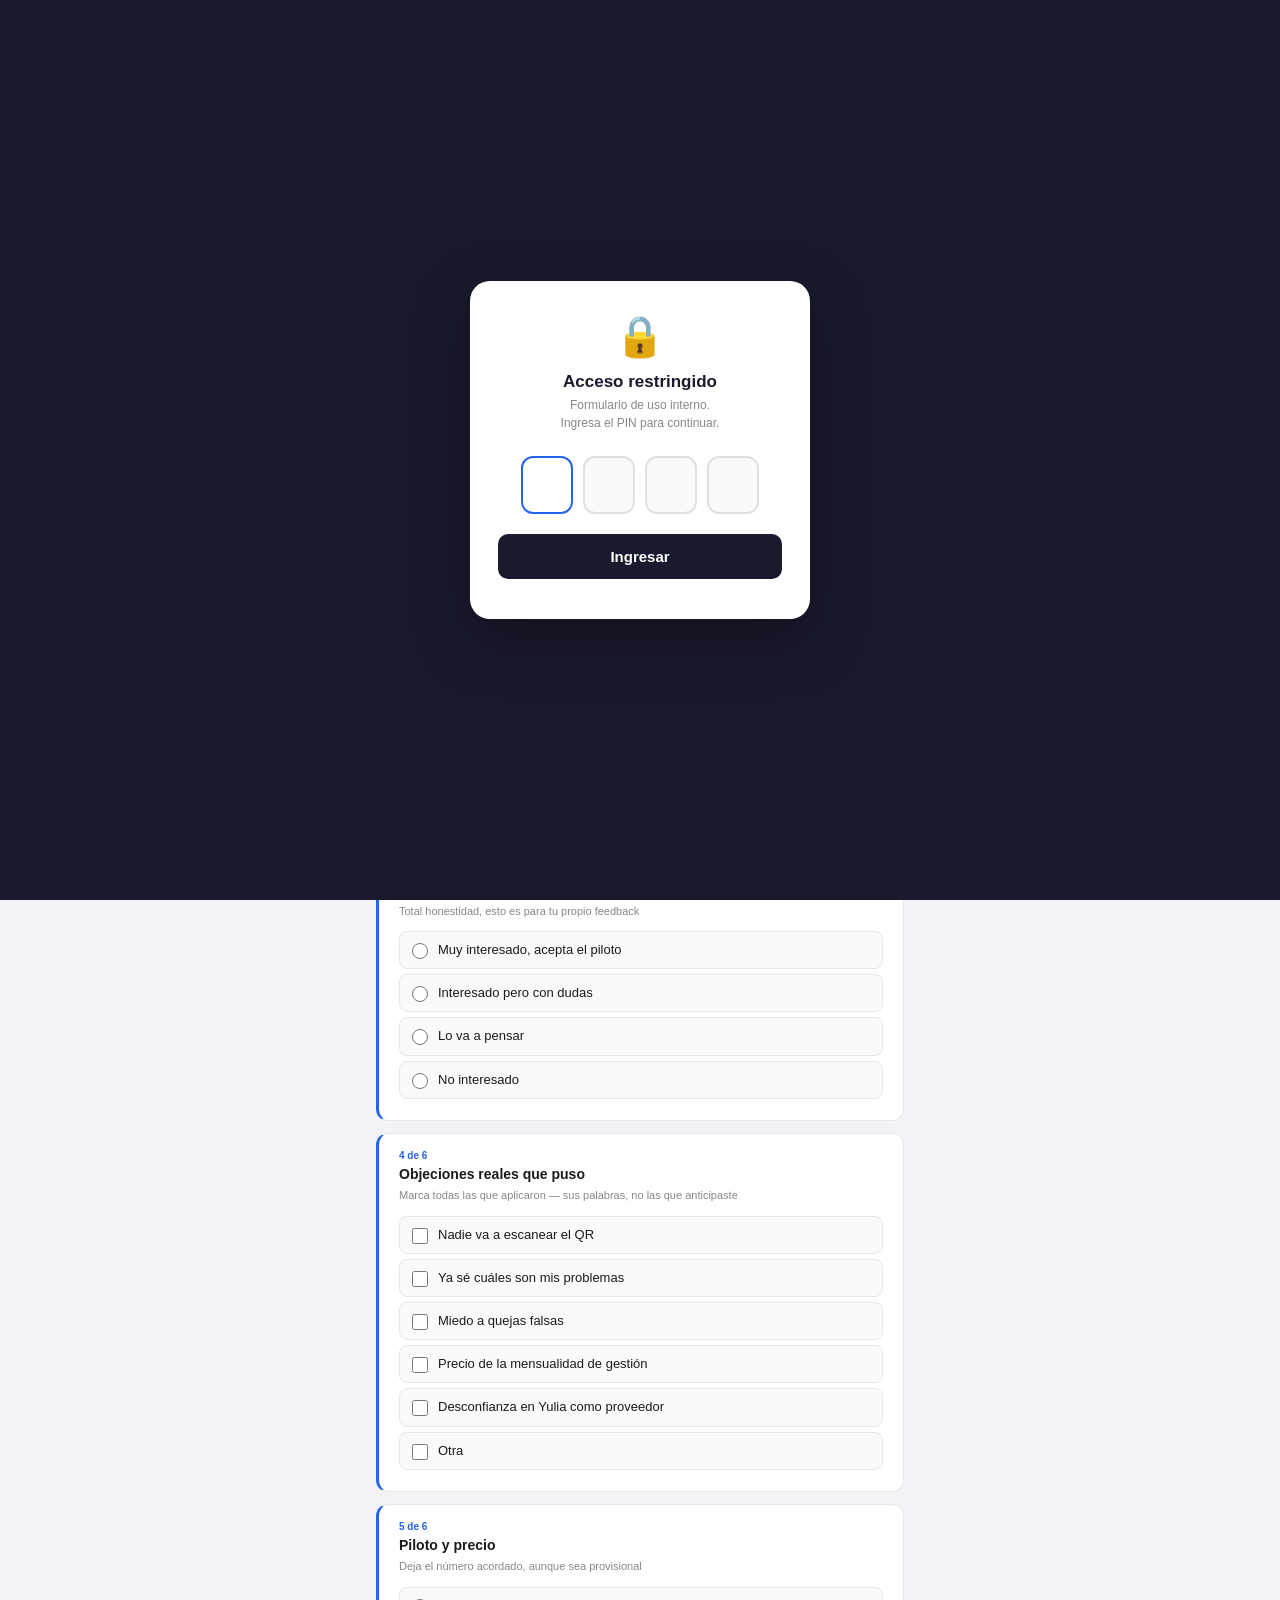
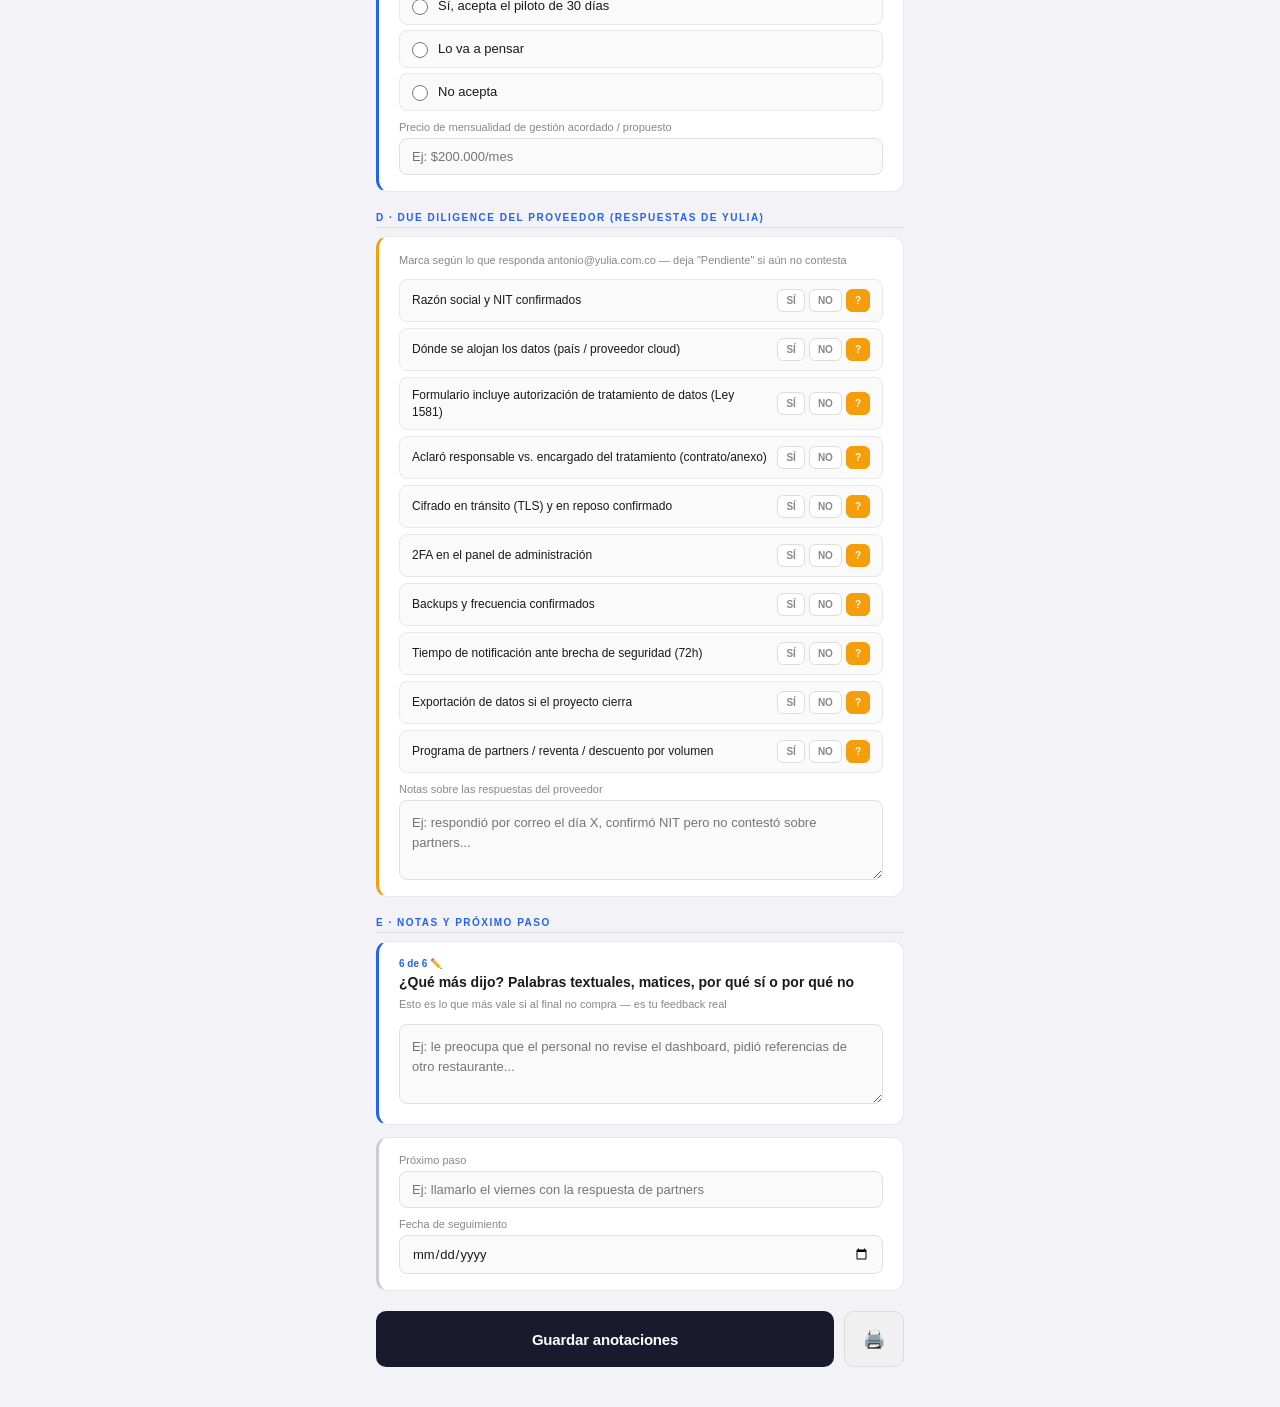
<file: index.html>
<!DOCTYPE html>
<html lang="es">
<head>
  <meta charset="UTF-8">
  <meta name="viewport" content="width=device-width, initial-scale=1.0">
  <title>Anotaciones — Piloto Yulia</title>
  <link rel="icon" type="image/svg+xml" href="assets/logo.svg">
  <link rel="stylesheet" href="assets/style.css">
</head>
<body>

  <!-- ══ PANTALLA DE ACCESO ══ -->
  <div id="pantalla-acceso">
    <div class="acceso-box">
      <div class="acceso-icono">🔒</div>
      <div class="acceso-titulo">Acceso restringido</div>
      <div class="acceso-sub">Formulario de uso interno.<br>Ingresa el PIN para continuar.</div>
      <div class="pin-inputs">
        <input type="password" inputmode="numeric" maxlength="1" id="p0" autocomplete="off">
        <input type="password" inputmode="numeric" maxlength="1" id="p1" autocomplete="off">
        <input type="password" inputmode="numeric" maxlength="1" id="p2" autocomplete="off">
        <input type="password" inputmode="numeric" maxlength="1" id="p3" autocomplete="off">
      </div>
      <button class="btn-acceso" onclick="verificarPin()">Ingresar</button>
      <div class="acceso-error" id="accesoError">PIN incorrecto. Intenta de nuevo.</div>
      <div class="acceso-intentos" id="accesoIntentos"></div>
    </div>
  </div>

<div class="wrap">

  <!-- HEADER -->
  <div class="header">
    <div class="header-top">
      <div>
        <h1>Anotaciones de la reunión</h1>
        <p>Piloto Yulia · Registra qué pasó, aunque no se cierre</p>
      </div>
      <div style="display:flex; flex-direction:column; gap:8px; align-items:flex-end;">
        <button class="btn-historial" onclick="toggleHistorial()" id="btnHistorial">
          <span id="contadorBadge">0</span>
          <span class="historial-label">reuniones</span>
        </button>
        <a href="guion.html" class="btn-guion">📋 Guion</a>
      </div>
    </div>
    <span class="badge">Se guarda aunque el cliente diga que no</span>
  </div>

  <!-- PANEL HISTORIAL -->
  <div class="historial-panel" id="historialPanel" style="display:none">
    <div class="historial-header">
      <span id="historialTitulo">Reuniones registradas</span>
      <button class="historial-close" onclick="toggleHistorial()">✕</button>
    </div>
    <div id="historialLista"></div>
  </div>

  <!-- ALERTA OFFLINE -->
  <div class="offline-badge" id="offlineBadge">Sin conexión — tus respuestas se guardan en el celular</div>

  <!-- BOTÓN SINCRONIZAR -->
  <button class="btn-sync" id="btnSync" onclick="sincronizarPendientes()" style="display:none">⬆ Enviar registros pendientes</button>

  <!-- PROGRESO -->
  <div class="progress-wrap">
    <div class="progress-label"><span>Tu avance</span><span id="progressText">0 de 6</span></div>
    <div class="progress-bar"><div class="progress-fill" id="pbar" style="width:0%"></div></div>
  </div>

  <!-- ══ A. DATOS DE LA REUNIÓN ══ -->
  <div class="section-label">A · Datos de la reunión</div>
  <div class="card" id="c1">
    <div class="q-num">1 de 6</div>
    <div class="q-text">¿Con quién fue la reunión?</div>
    <div class="q-hint">Negocio y nombre del contacto</div>
    <div class="field-group"><label>Nombre del negocio</label><input type="text" id="f_negocio" placeholder="Ej: Restaurante de mi amigo" oninput="updateProgress()"></div>
    <div class="field-group"><label>Nombre del contacto</label><input type="text" id="f_contacto" placeholder="Ej: Camilo" oninput="updateProgress()"></div>
    <div class="field-group"><label>Fecha de la reunión</label><input type="date" id="f_fecha" oninput="updateProgress()"></div>
  </div>

  <!-- ══ B. DIAGNÓSTICO PREVIO ══ -->
  <div class="section-label">B · Diagnóstico previo</div>
  <div class="card" id="c2">
    <div class="q-num">2 de 6</div>
    <div class="q-text">El número que llevaste a la reunión</div>
    <div class="q-hint">Reseñas negativas revisadas y costo estimado calculado</div>
    <div class="field-group"><label>Reseñas de 1-2 estrellas (último mes)</label><input type="text" id="f_resenas" placeholder="Ej: 4" oninput="updateProgress()"></div>
    <div class="field-group"><label>Costo estimado de la mala reseña ($/mes)</label><input type="text" id="f_costo" placeholder="Ej: $600.000/mes" oninput="updateProgress()"></div>
  </div>

  <!-- ══ C. RESULTADO ══ -->
  <div class="section-label">C · Resultado de la reunión</div>

  <div class="card" id="c3">
    <div class="q-num">3 de 6 ⭐</div>
    <div class="q-text">¿Qué tan interesado quedó?</div>
    <div class="q-hint">Total honestidad, esto es para tu propio feedback</div>
    <label class="opt"><input type="radio" name="interes" value="Muy interesado, acepta el piloto" onchange="updateProgress()"><span>Muy interesado, acepta el piloto</span></label>
    <label class="opt"><input type="radio" name="interes" value="Interesado pero con dudas" onchange="updateProgress()"><span>Interesado pero con dudas</span></label>
    <label class="opt"><input type="radio" name="interes" value="Lo va a pensar" onchange="updateProgress()"><span>Lo va a pensar</span></label>
    <label class="opt"><input type="radio" name="interes" value="No interesado" onchange="updateProgress()"><span>No interesado</span></label>
  </div>

  <div class="card" id="c4">
    <div class="q-num">4 de 6</div>
    <div class="q-text">Objeciones reales que puso</div>
    <div class="q-hint">Marca todas las que aplicaron — sus palabras, no las que anticipaste</div>
    <label class="opt"><input type="checkbox" name="objecion" value="Nadie va a escanear el QR" onchange="updateProgress()"><span>Nadie va a escanear el QR</span></label>
    <label class="opt"><input type="checkbox" name="objecion" value="Ya sé cuáles son mis problemas" onchange="updateProgress()"><span>Ya sé cuáles son mis problemas</span></label>
    <label class="opt"><input type="checkbox" name="objecion" value="Miedo a quejas falsas" onchange="updateProgress()"><span>Miedo a quejas falsas</span></label>
    <label class="opt"><input type="checkbox" name="objecion" value="Precio de la mensualidad de gestión" onchange="updateProgress()"><span>Precio de la mensualidad de gestión</span></label>
    <label class="opt"><input type="checkbox" name="objecion" value="Desconfianza en Yulia como proveedor" onchange="updateProgress()"><span>Desconfianza en Yulia como proveedor</span></label>
    <label class="opt"><input type="checkbox" name="objecion" value="Otra" onchange="toggleOtro('otroObjecion', this);updateProgress()"><span>Otra</span></label>
    <input class="otro-input" type="text" id="otroObjecion" placeholder="¿Cuál otra objeción?" oninput="updateProgress()">
  </div>

  <div class="card" id="c5">
    <div class="q-num">5 de 6</div>
    <div class="q-text">Piloto y precio</div>
    <div class="q-hint">Deja el número acordado, aunque sea provisional</div>
    <label class="opt"><input type="radio" name="piloto" value="Sí, acepta el piloto de 30 días" onchange="updateProgress()"><span>Sí, acepta el piloto de 30 días</span></label>
    <label class="opt"><input type="radio" name="piloto" value="Lo va a pensar" onchange="updateProgress()"><span>Lo va a pensar</span></label>
    <label class="opt"><input type="radio" name="piloto" value="No acepta" onchange="updateProgress()"><span>No acepta</span></label>
    <div class="field-group" style="margin-top:10px;"><label>Precio de mensualidad de gestión acordado / propuesto</label><input type="text" id="f_precio" placeholder="Ej: $200.000/mes"></div>
  </div>

  <!-- ══ D. DUE DILIGENCE DEL PROVEEDOR ══ -->
  <div class="section-label">D · Due diligence del proveedor (respuestas de Yulia)</div>
  <div class="card" style="border-left-color:#f59e0b;">
    <div class="q-hint" style="margin-bottom:10px;">Marca según lo que responda antonio@yulia.com.co — deja "Pendiente" si aún no contesta</div>
    <div id="ddContainer"></div>
    <div class="field-group" style="margin-top:10px;"><label>Notas sobre las respuestas del proveedor</label><textarea id="f_dd_notas" placeholder="Ej: respondió por correo el día X, confirmó NIT pero no contestó sobre partners..."></textarea></div>
  </div>

  <!-- ══ E. NOTAS Y PRÓXIMO PASO ══ -->
  <div class="section-label">E · Notas y próximo paso</div>
  <div class="card" id="c6">
    <div class="q-num">6 de 6 ✏️</div>
    <div class="q-text">¿Qué más dijo? Palabras textuales, matices, por qué sí o por qué no</div>
    <div class="q-hint">Esto es lo que más vale si al final no compra — es tu feedback real</div>
    <textarea id="f_notas" placeholder="Ej: le preocupa que el personal no revise el dashboard, pidió referencias de otro restaurante..." onkeyup="updateProgress()"></textarea>
  </div>
  <div class="card" style="border-left-color:#ccc;">
    <div class="field-group"><label>Próximo paso</label><input type="text" id="f_siguiente" placeholder="Ej: llamarlo el viernes con la respuesta de partners"></div>
    <div class="field-group"><label>Fecha de seguimiento</label><input type="date" id="f_fecha_seguimiento"></div>
  </div>

  <!-- BOTONES -->
  <div style="display:flex; gap:10px; margin-top:20px;">
    <button class="btn-save" id="btnGuardar" onclick="guardar()" style="margin-top:0; flex:1;">Guardar anotaciones</button>
    <button class="btn-print-encuesta" onclick="window.print()">🖨️</button>
  </div>

  <!-- MENSAJES DE ESTADO -->
  <div class="status-msg error" id="msgValidacion"></div>
  <div class="status-msg ok" id="msgOk">✅ <strong>Anotaciones guardadas.</strong> Quedaron en tu Google Sheets para revisarlas cuando quieras.</div>
  <div class="status-msg pending" id="msgPending">⏳ <strong>Sin conexión.</strong> Se guardaron en este teléfono y se enviarán solas cuando vuelva el internet.</div>
  <div class="status-msg error" id="msgError">⚠️ <strong>Algo salió mal.</strong> Revisa la conexión e intenta de nuevo. Tus anotaciones no se perdieron.</div>

  <!-- RESUMEN -->
  <div class="summary" id="summary">
    <h3>Resumen de la reunión</h3>
    <div id="summary-content"></div>
    <button class="btn-nueva" onclick="nuevaReunion()">+ Registrar otra reunión</button>
  </div>

</div><!-- /wrap -->

<script src="assets/app.js"></script>
</body>
</html>
</file>
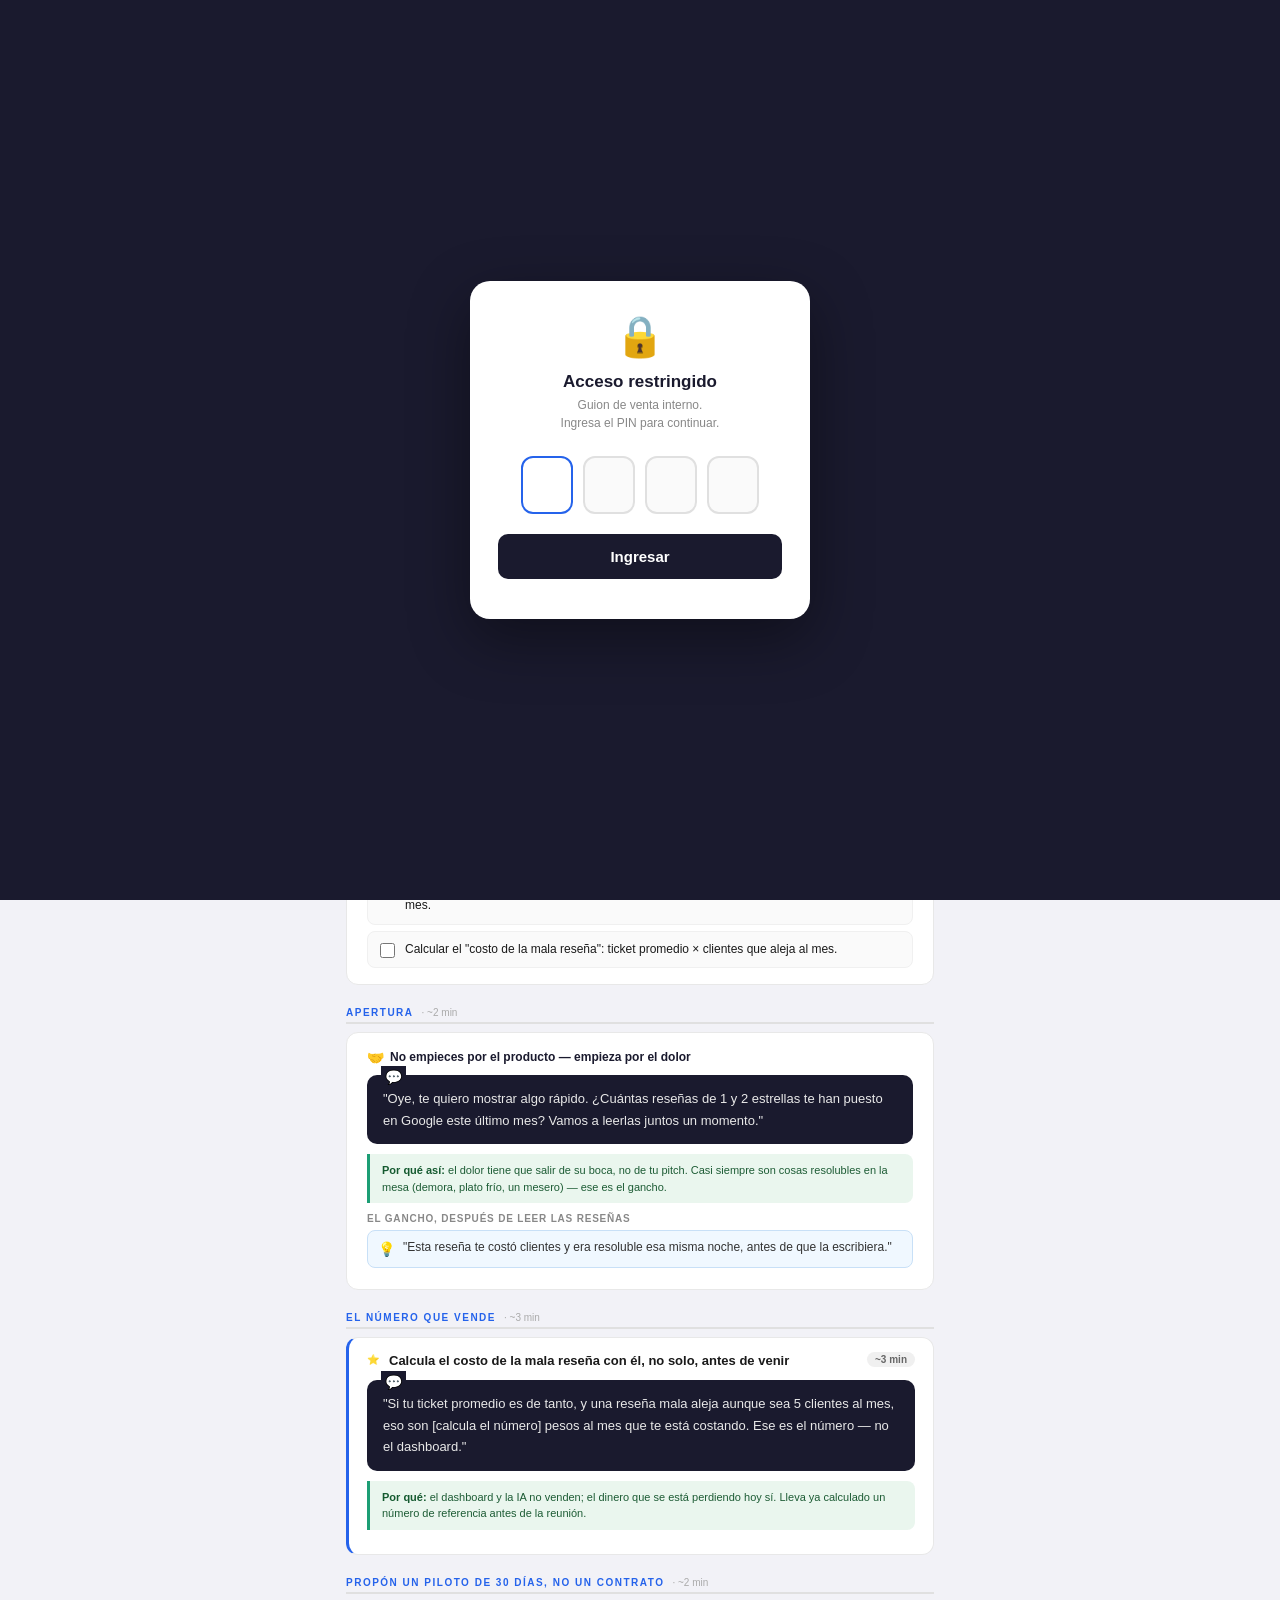
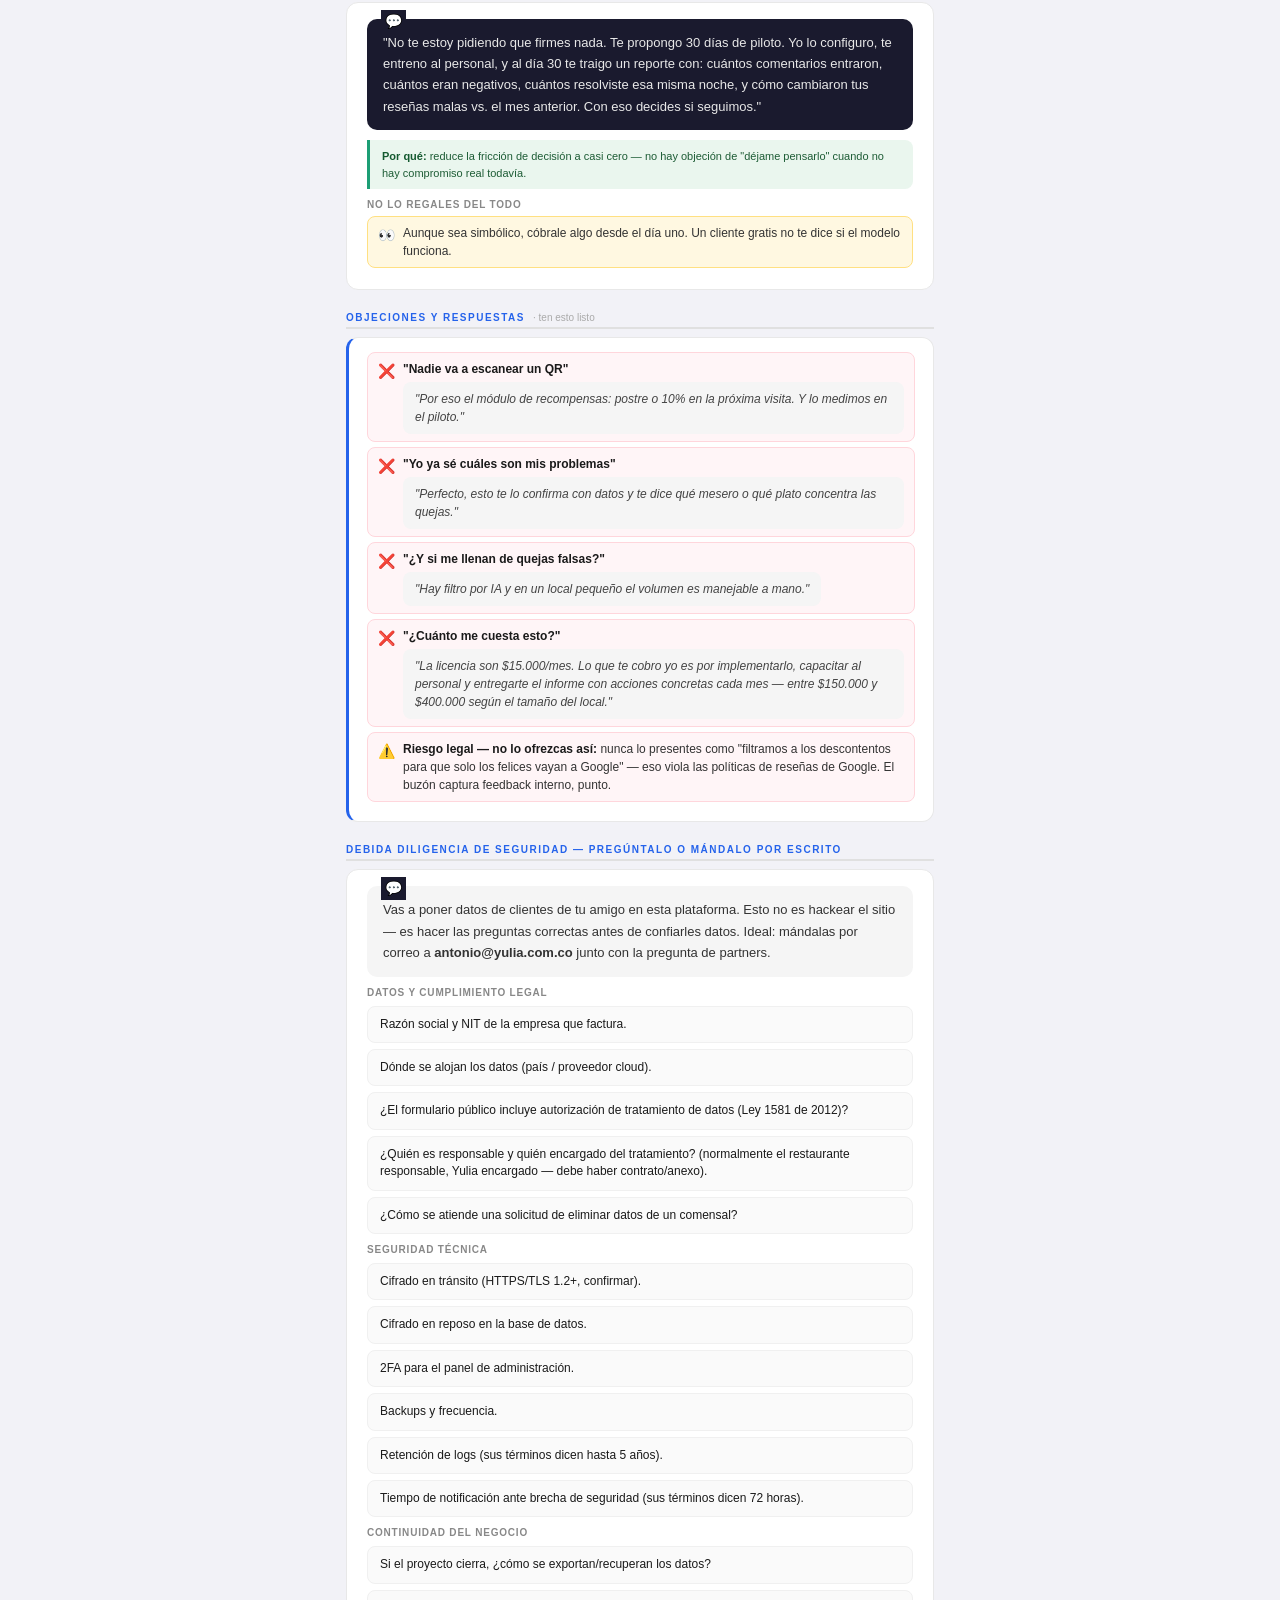
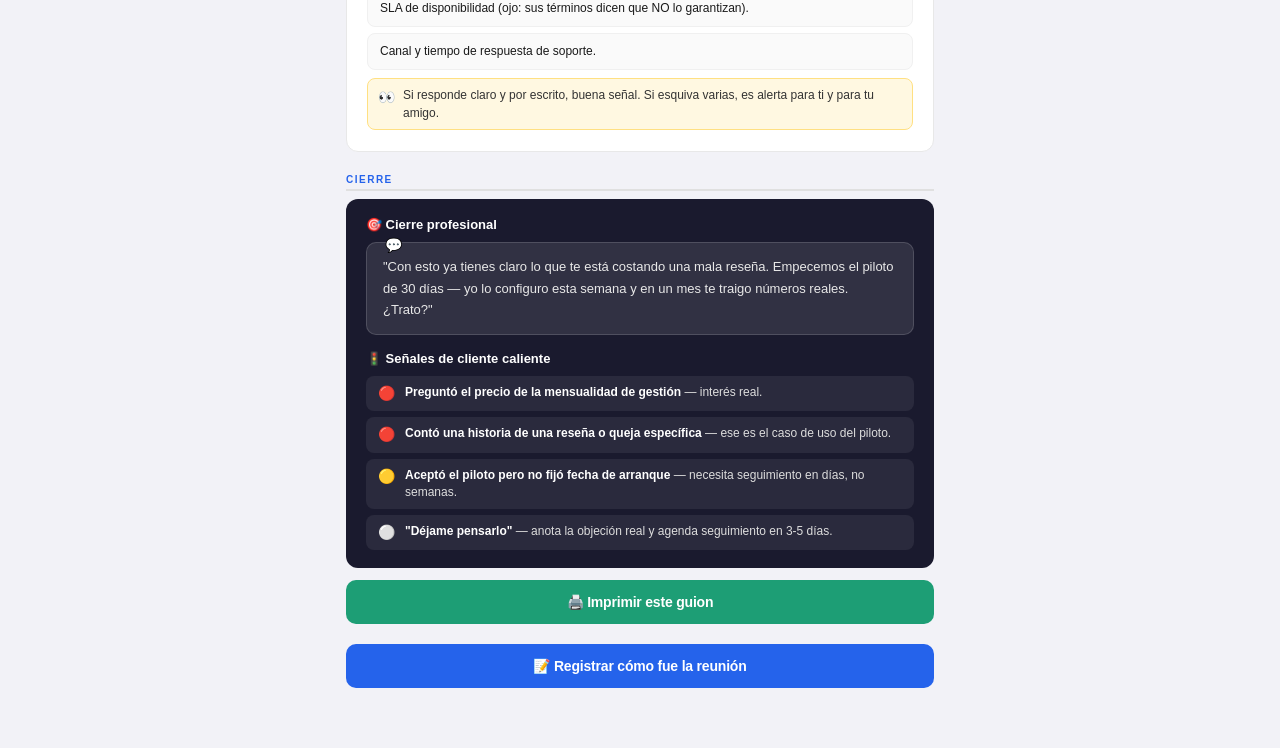
<file: guion.html>
<!DOCTYPE html>
<html lang="es">
<head>
  <meta charset="UTF-8">
  <meta name="viewport" content="width=device-width, initial-scale=1.0">
  <title>Guion de Venta — Piloto Yulia</title>
  <link rel="icon" type="image/svg+xml" href="assets/logo.svg">
  <style>
    * { box-sizing: border-box; margin: 0; padding: 0; }
    body {
      font-family: -apple-system, BlinkMacSystemFont, 'Segoe UI', Roboto, sans-serif;
      background: #f2f2f7;
      color: #1a1a1a;
      min-height: 100vh;
    }
    .wrap { max-width: 620px; margin: 0 auto; padding: 0 16px 60px; }

    /* ── Pantalla de acceso ── */
    #pantalla-acceso {
      position: fixed; inset: 0; background: #1A1A2E;
      display: flex; align-items: center; justify-content: center;
      z-index: 9999; padding: 24px;
    }
    .acceso-box {
      background: #fff; border-radius: 20px; padding: 32px 28px;
      width: 100%; max-width: 340px; text-align: center;
      box-shadow: 0 20px 60px rgba(0,0,0,0.4);
    }
    .acceso-icono { font-size: 40px; margin-bottom: 12px; }
    .acceso-titulo { font-size: 17px; font-weight: 700; color: #1A1A2E; margin-bottom: 4px; }
    .acceso-sub { font-size: 12px; color: #888; margin-bottom: 24px; line-height: 1.5; }
    .pin-inputs { display: flex; gap: 10px; justify-content: center; margin-bottom: 20px; }
    .pin-inputs input {
      width: 52px; height: 58px; text-align: center; font-size: 24px; font-weight: 700;
      border: 2px solid #e0e0e0; border-radius: 12px; color: #1A1A2E; background: #fafafa;
      outline: none; transition: border-color 0.15s; -webkit-text-security: disc;
    }
    .pin-inputs input:focus { border-color: #2563EB; background: #fff; }
    .pin-inputs input.error { border-color: #E94560; background: #fff5f7; animation: shake 0.3s; }
    @keyframes shake { 0%,100% { transform: translateX(0); } 25% { transform: translateX(-4px); } 75% { transform: translateX(4px); } }
    .btn-acceso {
      width: 100%; background: #1A1A2E; color: white; border: none; border-radius: 10px;
      padding: 14px; font-size: 15px; font-weight: 600; cursor: pointer; transition: background 0.2s;
    }
    .btn-acceso:hover { background: #2563EB; }
    .acceso-error { display: none; margin-top: 12px; font-size: 12px; color: #E94560; font-weight: 600; }
    .acceso-intentos { margin-top: 8px; font-size: 11px; color: #bbb; }

    /* ── Header ── */
    .header { background: #1A1A2E; color: white; border-radius: 16px; padding: 20px 24px; margin: 16px 0 6px; }
    .header-row { display: flex; align-items: center; justify-content: space-between; gap: 12px; }
    .header h1 { font-size: 17px; font-weight: 700; letter-spacing: -0.3px; }
    .header p  { font-size: 11px; color: #aaa; margin-top: 4px; line-height: 1.5; }
    .badge-pill {
      display: inline-block; background: #2563EB; color: white; font-size: 10px; font-weight: 600;
      padding: 3px 10px; border-radius: 20px; margin-top: 8px; letter-spacing: 0.3px;
    }
    .btn-back {
      background: rgba(255,255,255,0.1); border: 1px solid rgba(255,255,255,0.2); color: white;
      border-radius: 8px; padding: 8px 14px; font-size: 12px; font-weight: 600; cursor: pointer;
      text-decoration: none; white-space: nowrap; flex-shrink: 0; transition: background 0.2s;
    }
    .btn-back:hover { background: rgba(255,255,255,0.18); }

    .uso-rapido {
      background: #fff8e1; border: 1px solid #ffe082; border-radius: 10px; padding: 12px 16px;
      margin: 12px 0; font-size: 12px; color: #7a5800; line-height: 1.6;
    }
    .uso-rapido strong { color: #5c4200; }

    .section-label {
      font-size: 10px; font-weight: 700; color: #2563EB; letter-spacing: 1.5px; text-transform: uppercase;
      margin: 22px 0 8px; padding-bottom: 4px; border-bottom: 2px solid #e0e0e0;
      display: flex; align-items: center; gap: 8px;
    }
    .section-time { font-size: 10px; color: #aaa; font-weight: 400; letter-spacing: 0; text-transform: none; }

    .bloque { background: #fff; border: 1px solid #e8e8e8; border-radius: 12px; padding: 16px 20px; margin-bottom: 10px; }
    .bloque-title { font-size: 12px; font-weight: 700; color: #1A1A2E; margin-bottom: 10px; display: flex; align-items: center; gap: 6px; }
    .bloque-title .icon { font-size: 14px; }

    .script-box {
      background: #1A1A2E; color: #e8e8e8; border-radius: 10px; padding: 13px 16px;
      font-size: 13px; line-height: 1.65; margin-bottom: 10px; position: relative;
    }
    .script-box::before {
      content: '💬'; position: absolute; top: -9px; left: 14px; font-size: 14px;
      background: #1A1A2E; padding: 0 4px;
    }
    .script-box em { color: #E94560; font-style: normal; font-weight: 600; }

    .pregunta-card { background: #fff; border: 1px solid #e8e8e8; border-left: 3px solid #2563EB; border-radius: 12px; padding: 14px 18px; margin-bottom: 12px; }
    .pregunta-header { display: flex; align-items: flex-start; justify-content: space-between; gap: 10px; margin-bottom: 10px; }
    .pregunta-num { font-size: 10px; font-weight: 700; color: #2563EB; white-space: nowrap; margin-top: 2px; }
    .pregunta-titulo { font-size: 13px; font-weight: 700; color: #1a1a1a; line-height: 1.4; flex: 1; }
    .tiempo-badge { background: #f0f0f0; color: #666; font-size: 10px; font-weight: 600; padding: 2px 8px; border-radius: 20px; white-space: nowrap; flex-shrink: 0; }

    .por-que {
      background: #eaf6ee; border-left: 3px solid #1D9E75; border-radius: 0 8px 8px 0;
      padding: 8px 12px; font-size: 11px; color: #1D5C35; line-height: 1.5; margin-bottom: 10px;
    }
    .por-que strong { color: #155a30; }

    .tips-title { font-size: 10px; font-weight: 700; color: #888; letter-spacing: 0.8px; text-transform: uppercase; margin-bottom: 6px; }
    .tip-item { display: flex; gap: 8px; padding: 7px 10px; border-radius: 8px; background: #fafafa; border: 1px solid #f0f0f0; margin-bottom: 5px; font-size: 12px; line-height: 1.5; }
    .tip-item.objecion { background: #fff5f7; border-color: #ffd6dc; }
    .tip-item.objecion .tip-icon { color: #E94560; }
    .tip-item.argumento { background: #f0f8ff; border-color: #c8e0f7; }
    .tip-item.argumento .tip-icon { color: #1a6fcf; }
    .tip-item.ojo { background: #fff8e1; border-color: #ffe082; }
    .tip-item.ojo .tip-icon { color: #7a5800; }
    .tip-item.alerta { background: #fff5f7; border-color: #ffd6dc; }
    .tip-item.alerta .tip-icon { color: #E94560; }
    .tip-icon { font-size: 14px; flex-shrink: 0; margin-top: 1px; }
    .tip-text { color: #333; }
    .tip-text strong { color: #1a1a1a; }

    .respuesta-modelo { background: #f5f5f5; border-radius: 8px; padding: 8px 12px; font-size: 12px; color: #444; line-height: 1.5; margin-top: 4px; font-style: italic; }

    .divider { border: none; border-top: 1px dashed #e0e0e0; margin: 10px 0; }

    .checklist { display: flex; flex-direction: column; gap: 6px; margin-top: 8px; }
    .checklist-item {
      display: flex; gap: 10px; align-items: flex-start; background: #fafafa; border: 1px solid #f0f0f0;
      border-radius: 8px; padding: 9px 12px; font-size: 12px; line-height: 1.45;
    }
    .checklist-item input[type=checkbox] { margin-top: 2px; accent-color: #1D9E75; width: 15px; height: 15px; flex-shrink: 0; }

    .precio-tabla { width: 100%; border-collapse: collapse; font-size: 12px; margin-top: 8px; }
    .precio-tabla th, .precio-tabla td { text-align: left; padding: 6px 8px; border-bottom: 1px solid #eee; }
    .precio-tabla th { color: #888; font-weight: 600; font-size: 10px; text-transform: uppercase; letter-spacing: .5px; }

    .cierre-card { background: #1A1A2E; color: white; border-radius: 12px; padding: 18px 20px; margin-top: 6px; }
    .cierre-card h3 { font-size: 13px; font-weight: 700; margin-bottom: 10px; color: #fff; }
    .cierre-card .script-box { background: rgba(255,255,255,0.1); border: 1px solid rgba(255,255,255,0.15); }
    .cierre-card .script-box::before { background: transparent; }

    .senal-grid { display: flex; flex-direction: column; gap: 6px; margin-top: 8px; }
    .senal-item { display: flex; gap: 10px; align-items: flex-start; background: rgba(255,255,255,0.07); border-radius: 8px; padding: 8px 12px; font-size: 12px; line-height: 1.4; }
    .senal-item .senal-icon { font-size: 14px; flex-shrink: 0; }
    .senal-item .senal-text { color: #ddd; }
    .senal-item .senal-text strong { color: #fff; }

    .btn-print, .btn-anotar {
      display: block; width: 100%; color: white; border: none; border-radius: 10px;
      padding: 14px; font-size: 14px; font-weight: 600; cursor: pointer; margin-top: 12px;
      transition: background 0.2s; letter-spacing: -0.2px; text-align: center; text-decoration: none;
    }
    .btn-print { background: #1D9E75; }
    .btn-print:hover { background: #178060; }
    .btn-anotar { background: #2563EB; margin-top: 20px; }
    .btn-anotar:hover { background: #1d4ed8; }

    @media print {
      body { background: white; }
      .btn-print, .btn-anotar, .btn-back { display: none; }
      .wrap { max-width: 100%; padding: 0 10px; }
      .script-box { background: #222; -webkit-print-color-adjust: exact; print-color-adjust: exact; }
    }
    @media (max-width: 400px) { .pregunta-header { flex-direction: column; gap: 4px; } }
  </style>
</head>
<body>
<div class="wrap">

  <!-- ══ PANTALLA DE ACCESO ══ -->
  <div id="pantalla-acceso">
    <div class="acceso-box">
      <div class="acceso-icono">🔒</div>
      <div class="acceso-titulo">Acceso restringido</div>
      <div class="acceso-sub">Guion de venta interno.<br>Ingresa el PIN para continuar.</div>
      <div class="pin-inputs">
        <input type="password" inputmode="numeric" maxlength="1" id="p0" autocomplete="off">
        <input type="password" inputmode="numeric" maxlength="1" id="p1" autocomplete="off">
        <input type="password" inputmode="numeric" maxlength="1" id="p2" autocomplete="off">
        <input type="password" inputmode="numeric" maxlength="1" id="p3" autocomplete="off">
      </div>
      <button class="btn-acceso" onclick="verificarPin()">Ingresar</button>
      <div class="acceso-error" id="accesoError">PIN incorrecto. Intenta de nuevo.</div>
      <div class="acceso-intentos" id="accesoIntentos"></div>
    </div>
  </div>

  <!-- HEADER -->
  <div class="header">
    <div class="header-row">
      <div>
        <h1>Guion de Venta — Piloto Yulia</h1>
        <p>Feedback QR para restaurantes · Uso exclusivo tuyo</p>
        <span class="badge-pill">~15 minutos · reunión con el amigo</span>
      </div>
      <a href="index.html" class="btn-back">📝 Anotar</a>
    </div>
  </div>

  <div class="uso-rapido">
    <strong>Cómo usar este guion:</strong> Léelo antes de la reunión, no en vivo.
    Los bloques negros son frases que puedes decir casi textuales. Los verdes explican
    el porqué. Los rojos son objeciones típicas con su respuesta. <strong>No vendas el software —
    vende el resultado (el piloto).</strong> Después de la reunión, registra lo que pasó en
    <a href="index.html" style="color:#2563EB;">la página de anotaciones</a>.
  </div>

  <!-- ══ CONTEXTO ══ -->
  <div class="section-label">Contexto rápido · Qué es Yulia</div>
  <div class="bloque">
    <div class="bloque-title"><span class="icon">ℹ️</span> El producto que vas a operar</div>
    <div class="script-box" style="background:#f5f5f5; color:#333;">
      Yulia (yulia.com.co) es un SaaS colombiano de gestión de PQRS/feedback: el cliente escanea un
      <em style="color:#2563EB;">QR</em> en la mesa, deja su queja o comentario, una IA lo clasifica por sentimiento
      y el negocio lo ve en un dashboard con seguimiento y notificaciones. Hay módulo de recompensas
      (cupones) para incentivar respuestas. El pitch central: interceptar la queja
      <strong>antes</strong> de que se convierta en una reseña de 1 estrella en Google.
    </div>
    <table class="precio-tabla">
      <tr><th>Plan</th><th>Precio</th><th>Incluye</th></tr>
      <tr><td>FREE</td><td>Gratis</td><td>1 sede, 1 buzón, 50 observaciones</td></tr>
      <tr><td>STARTER</td><td>$15.000/mes</td><td>5 sedes, 10 buzones, 500 observaciones</td></tr>
      <tr><td>PRO</td><td>$59.000/mes</td><td>Ilimitado, 20 usuarios, 2.600 observaciones</td></tr>
    </table>
    <div class="tip-item alerta" style="margin-top:10px;">
      <span class="tip-icon">🚩</span>
      <div class="tip-text"><strong>Recuerda:</strong> sin tracción visible, footer con rastro de rebranding
      (buzonai.com), sin NIT publicado, sin programa de partners confirmado. No repitas cifras del sitio
      ("99% de precisión") — no están verificadas.</div>
    </div>
  </div>

  <!-- ══ ANTES DE LA REUNIÓN ══ -->
  <div class="section-label">Antes de reunirte — checklist</div>
  <div class="bloque">
    <div class="checklist">
      <label class="checklist-item"><input type="checkbox"><span>Crear cuenta gratis en Yulia y montar un buzón de prueba en tu celular (demo lista, sin depender del wifi del local).</span></label>
      <label class="checklist-item"><input type="checkbox"><span>Escribir a <strong>antonio@yulia.com.co</strong> preguntando por esquema de partners/reventa/descuento por volumen — esto define tu economía.</span></label>
      <label class="checklist-item"><input type="checkbox"><span>Sacar capturas de las reseñas de 1-2 estrellas del restaurante en Google Maps del último mes.</span></label>
      <label class="checklist-item"><input type="checkbox"><span>Calcular el "costo de la mala reseña": ticket promedio × clientes que aleja al mes.</span></label>
    </div>
  </div>

  <!-- ══ APERTURA ══ -->
  <div class="section-label">Apertura <span class="section-time">· ~2 min</span></div>
  <div class="bloque">
    <div class="bloque-title"><span class="icon">🤝</span> No empieces por el producto — empieza por el dolor</div>
    <div class="script-box">
      "Oye, te quiero mostrar algo rápido. ¿Cuántas reseñas de 1 y 2 estrellas te han puesto
      en Google este último mes? Vamos a leerlas juntos un momento."
    </div>
    <div class="por-que"><strong>Por qué así:</strong> el dolor tiene que salir de su boca, no de tu pitch.
      Casi siempre son cosas resolubles en la mesa (demora, plato frío, un mesero) — ese es el gancho.</div>
    <div class="tips-title">El gancho, después de leer las reseñas</div>
    <div class="tip-item argumento">
      <span class="tip-icon">💡</span>
      <div class="tip-text">"Esta reseña te costó clientes y era resoluble esa misma noche, antes de que la escribiera."</div>
    </div>
  </div>

  <!-- ══ EL COSTO ══ -->
  <div class="section-label">El número que vende <span class="section-time">· ~3 min</span></div>
  <div class="pregunta-card">
    <div class="pregunta-header">
      <span class="pregunta-num">⭐</span>
      <div class="pregunta-titulo">Calcula el costo de la mala reseña con él, no solo, antes de venir</div>
      <span class="tiempo-badge">~3 min</span>
    </div>
    <div class="script-box">
      "Si tu ticket promedio es de tanto, y una reseña mala aleja aunque sea 5 clientes al mes,
      eso son [calcula el número] pesos al mes que te está costando. Ese es el número — no el dashboard."
    </div>
    <div class="por-que"><strong>Por qué:</strong> el dashboard y la IA no venden; el dinero que se está
      perdiendo hoy sí. Lleva ya calculado un número de referencia antes de la reunión.</div>
  </div>

  <!-- ══ EL PILOTO ══ -->
  <div class="section-label">Propón un piloto de 30 días, no un contrato <span class="section-time">· ~2 min</span></div>
  <div class="bloque">
    <div class="script-box">
      "No te estoy pidiendo que firmes nada. Te propongo 30 días de piloto. Yo lo configuro,
      te entreno al personal, y al día 30 te traigo un reporte con: cuántos comentarios entraron,
      cuántos eran negativos, cuántos resolviste esa misma noche, y cómo cambiaron tus reseñas malas
      vs. el mes anterior. Con eso decides si seguimos."
    </div>
    <div class="por-que"><strong>Por qué:</strong> reduce la fricción de decisión a casi cero — no hay
      objeción de "déjame pensarlo" cuando no hay compromiso real todavía.</div>
    <div class="tips-title">No lo regales del todo</div>
    <div class="tip-item ojo">
      <span class="tip-icon">👀</span>
      <div class="tip-text">Aunque sea simbólico, cóbrale algo desde el día uno. Un cliente gratis no te dice si el modelo funciona.</div>
    </div>
  </div>

  <!-- ══ OBJECIONES ══ -->
  <div class="section-label">Objeciones y respuestas <span class="section-time">· ten esto listo</span></div>
  <div class="pregunta-card">
    <div class="tip-item objecion">
      <span class="tip-icon">❌</span>
      <div class="tip-text"><strong>"Nadie va a escanear un QR"</strong>
        <div class="respuesta-modelo">"Por eso el módulo de recompensas: postre o 10% en la próxima visita. Y lo medimos en el piloto."</div>
      </div>
    </div>
    <div class="tip-item objecion">
      <span class="tip-icon">❌</span>
      <div class="tip-text"><strong>"Yo ya sé cuáles son mis problemas"</strong>
        <div class="respuesta-modelo">"Perfecto, esto te lo confirma con datos y te dice qué mesero o qué plato concentra las quejas."</div>
      </div>
    </div>
    <div class="tip-item objecion">
      <span class="tip-icon">❌</span>
      <div class="tip-text"><strong>"¿Y si me llenan de quejas falsas?"</strong>
        <div class="respuesta-modelo">"Hay filtro por IA y en un local pequeño el volumen es manejable a mano."</div>
      </div>
    </div>
    <div class="tip-item objecion">
      <span class="tip-icon">❌</span>
      <div class="tip-text"><strong>"¿Cuánto me cuesta esto?"</strong>
        <div class="respuesta-modelo">"La licencia son $15.000/mes. Lo que te cobro yo es por implementarlo, capacitar al personal y entregarte el informe con acciones concretas cada mes — entre $150.000 y $400.000 según el tamaño del local."</div>
      </div>
    </div>
    <div class="tip-item alerta">
      <span class="tip-icon">⚠️</span>
      <div class="tip-text"><strong>Riesgo legal — no lo ofrezcas así:</strong> nunca lo presentes como "filtramos a los
        descontentos para que solo los felices vayan a Google" — eso viola las políticas de reseñas de Google.
        El buzón captura feedback interno, punto.</div>
    </div>
  </div>

  <!-- ══ DUE DILIGENCE ══ -->
  <div class="section-label">Debida diligencia de seguridad — pregúntalo o mándalo por escrito</div>
  <div class="bloque">
    <div class="script-box" style="background:#f5f5f5; color:#333;">
      Vas a poner datos de clientes de tu amigo en esta plataforma. Esto no es hackear el sitio —
      es hacer las preguntas correctas antes de confiarles datos. Ideal: mándalas por correo a
      <strong>antonio@yulia.com.co</strong> junto con la pregunta de partners.
    </div>
    <div class="tips-title" style="margin-top:10px;">Datos y cumplimiento legal</div>
    <div class="checklist">
      <div class="checklist-item"><span>Razón social y NIT de la empresa que factura.</span></div>
      <div class="checklist-item"><span>Dónde se alojan los datos (país / proveedor cloud).</span></div>
      <div class="checklist-item"><span>¿El formulario público incluye autorización de tratamiento de datos (Ley 1581 de 2012)?</span></div>
      <div class="checklist-item"><span>¿Quién es responsable y quién encargado del tratamiento? (normalmente el restaurante responsable, Yulia encargado — debe haber contrato/anexo).</span></div>
      <div class="checklist-item"><span>¿Cómo se atiende una solicitud de eliminar datos de un comensal?</span></div>
    </div>
    <div class="tips-title" style="margin-top:10px;">Seguridad técnica</div>
    <div class="checklist">
      <div class="checklist-item"><span>Cifrado en tránsito (HTTPS/TLS 1.2+, confirmar).</span></div>
      <div class="checklist-item"><span>Cifrado en reposo en la base de datos.</span></div>
      <div class="checklist-item"><span>2FA para el panel de administración.</span></div>
      <div class="checklist-item"><span>Backups y frecuencia.</span></div>
      <div class="checklist-item"><span>Retención de logs (sus términos dicen hasta 5 años).</span></div>
      <div class="checklist-item"><span>Tiempo de notificación ante brecha de seguridad (sus términos dicen 72 horas).</span></div>
    </div>
    <div class="tips-title" style="margin-top:10px;">Continuidad del negocio</div>
    <div class="checklist">
      <div class="checklist-item"><span>Si el proyecto cierra, ¿cómo se exportan/recuperan los datos?</span></div>
      <div class="checklist-item"><span>SLA de disponibilidad (ojo: sus términos dicen que NO lo garantizan).</span></div>
      <div class="checklist-item"><span>Canal y tiempo de respuesta de soporte.</span></div>
    </div>
    <div class="tip-item ojo" style="margin-top:8px;">
      <span class="tip-icon">👀</span>
      <div class="tip-text">Si responde claro y por escrito, buena señal. Si esquiva varias, es alerta para ti y para tu amigo.</div>
    </div>
  </div>

  <!-- ══ CIERRE ══ -->
  <div class="section-label">Cierre</div>
  <div class="cierre-card">
    <h3>🎯 Cierre profesional</h3>
    <div class="script-box">
      "Con esto ya tienes claro lo que te está costando una mala reseña. Empecemos el piloto de 30 días
      — yo lo configuro esta semana y en un mes te traigo números reales. ¿Trato?"
    </div>
    <h3 style="margin-top:16px;">🚦 Señales de cliente caliente</h3>
    <div class="senal-grid">
      <div class="senal-item"><span class="senal-icon">🔴</span><div class="senal-text"><strong>Preguntó el precio de la mensualidad de gestión</strong> — interés real.</div></div>
      <div class="senal-item"><span class="senal-icon">🔴</span><div class="senal-text"><strong>Contó una historia de una reseña o queja específica</strong> — ese es el caso de uso del piloto.</div></div>
      <div class="senal-item"><span class="senal-icon">🟡</span><div class="senal-text"><strong>Aceptó el piloto pero no fijó fecha de arranque</strong> — necesita seguimiento en días, no semanas.</div></div>
      <div class="senal-item"><span class="senal-icon">⚪</span><div class="senal-text"><strong>"Déjame pensarlo"</strong> — anota la objeción real y agenda seguimiento en 3-5 días.</div></div>
    </div>
  </div>

  <button class="btn-print" onclick="window.print()">🖨️ Imprimir este guion</button>
  <a href="index.html" class="btn-anotar">📝 Registrar cómo fue la reunión</a>

</div>
<script>
  // ── PIN almacenado como hash SHA-256 ──
  // PIN por defecto: 1234 (cámbialo: node -e "require('crypto').createHash('sha256').update('TUPIN').digest('hex')")
  const PIN_HASH = '03ac674216f3e15c761ee1a5e255f067953623c8b388b4459e13f978d7c846f4';
  const MAX_INTENTOS = 5;
  const BLOQUEO_MS   = 5 * 60 * 1000;

  (function init() {
    const sesion = sessionStorage.getItem('yulia_auth');
    if (sesion === 'ok') {
      document.getElementById('pantalla-acceso').style.display = 'none';
      return;
    }
    const bloqueado = localStorage.getItem('yulia_bloqueo');
    if (bloqueado) {
      const restante = parseInt(bloqueado) - Date.now();
      if (restante > 0) { bloquearUI(restante); return; }
      else { localStorage.removeItem('yulia_bloqueo'); localStorage.removeItem('yulia_intentos'); }
    }
    const campos = ['p0','p1','p2','p3'];
    campos.forEach((id, i) => {
      const el = document.getElementById(id);
      el.addEventListener('input', () => {
        el.value = el.value.replace(/\D/g, '');
        if (el.value.length === 1 && i < 3) document.getElementById(campos[i + 1]).focus();
        if (i === 3 && el.value.length === 1) verificarPin();
      });
      el.addEventListener('keydown', (e) => {
        if (e.key === 'Backspace' && el.value === '' && i > 0) document.getElementById(campos[i - 1]).focus();
        if (e.key === 'Enter') verificarPin();
      });
    });
    document.getElementById('p0').focus();
  })();

  async function sha256(texto) {
    const enc = new TextEncoder();
    const buf = await crypto.subtle.digest('SHA-256', enc.encode(texto));
    return Array.from(new Uint8Array(buf)).map(b => b.toString(16).padStart(2,'0')).join('');
  }

  async function verificarPin() {
    const campos = ['p0','p1','p2','p3'];
    const pin = campos.map(id => document.getElementById(id).value).join('');
    if (pin.length < 4) return;
    const hash = await sha256(pin);
    if (hash === PIN_HASH) {
      sessionStorage.setItem('yulia_auth', 'ok');
      localStorage.removeItem('yulia_intentos');
      localStorage.removeItem('yulia_bloqueo');
      document.getElementById('pantalla-acceso').style.display = 'none';
    } else {
      let intentos = parseInt(localStorage.getItem('yulia_intentos') || '0') + 1;
      localStorage.setItem('yulia_intentos', intentos);
      campos.forEach(id => {
        const el = document.getElementById(id);
        el.value = '';
        el.classList.add('error');
        setTimeout(() => el.classList.remove('error'), 600);
      });
      if (intentos >= MAX_INTENTOS) {
        const hasta = Date.now() + BLOQUEO_MS;
        localStorage.setItem('yulia_bloqueo', hasta);
        bloquearUI(BLOQUEO_MS);
      } else {
        const restantes = MAX_INTENTOS - intentos;
        document.getElementById('accesoError').style.display = 'block';
        document.getElementById('accesoIntentos').textContent =
          restantes === 1 ? 'Último intento antes del bloqueo.' : `${restantes} intentos restantes.`;
        setTimeout(() => document.getElementById('p0').focus(), 100);
      }
    }
  }

  function bloquearUI(msRestantes) {
    const btn = document.querySelector('.btn-acceso');
    const campos = ['p0','p1','p2','p3'];
    campos.forEach(id => { document.getElementById(id).disabled = true; });
    btn.disabled = true;
    btn.style.background = '#aaa';
    document.getElementById('accesoError').style.display = 'none';
    const intervalo = setInterval(() => {
      const bloqueado = localStorage.getItem('yulia_bloqueo');
      if (!bloqueado) { clearInterval(intervalo); return; }
      const restante = parseInt(bloqueado) - Date.now();
      if (restante <= 0) {
        clearInterval(intervalo);
        localStorage.removeItem('yulia_bloqueo');
        localStorage.removeItem('yulia_intentos');
        campos.forEach(id => { document.getElementById(id).disabled = false; });
        btn.disabled = false;
        btn.style.background = '';
        document.getElementById('accesoIntentos').textContent = '';
        document.getElementById('p0').focus();
      } else {
        const min = Math.ceil(restante / 60000);
        document.getElementById('accesoIntentos').textContent = `Bloqueado por ${min} min${min !== 1 ? 'utos' : 'uto'}.`;
      }
    }, 1000);
  }
</script>
</body>
</html>
</file>
<file: assets/style.css>
/* ── Reset y base ── */
* { box-sizing: border-box; margin: 0; padding: 0; }
body {
  font-family: -apple-system, BlinkMacSystemFont, 'Segoe UI', Roboto, sans-serif;
  background: #f2f2f7;
  color: #1a1a1a;
  min-height: 100vh;
}

/* ── Pantalla de acceso ── */
#pantalla-acceso {
  position: fixed; inset: 0; background: #1A1A2E;
  display: flex; align-items: center; justify-content: center;
  z-index: 9999; padding: 24px;
}
.acceso-box {
  background: #fff; border-radius: 20px; padding: 32px 28px;
  width: 100%; max-width: 340px; text-align: center;
  box-shadow: 0 20px 60px rgba(0,0,0,0.4);
}
.acceso-icono { font-size: 40px; margin-bottom: 12px; }
.acceso-titulo { font-size: 17px; font-weight: 700; color: #1A1A2E; margin-bottom: 4px; }
.acceso-sub { font-size: 12px; color: #888; margin-bottom: 24px; line-height: 1.5; }
.pin-inputs { display: flex; gap: 10px; justify-content: center; margin-bottom: 20px; }
.pin-inputs input {
  width: 52px; height: 58px; text-align: center; font-size: 24px; font-weight: 700;
  border: 2px solid #e0e0e0; border-radius: 12px; color: #1A1A2E; background: #fafafa;
  outline: none; transition: border-color 0.15s; -webkit-text-security: disc;
}
.pin-inputs input:focus { border-color: #2563EB; background: #fff; }
.pin-inputs input.error { border-color: #E94560; background: #fff5f7; animation: shake 0.3s; }
@keyframes shake { 0%,100% { transform: translateX(0); } 25% { transform: translateX(-4px); } 75% { transform: translateX(4px); } }
.btn-acceso {
  width: 100%; background: #1A1A2E; color: white; border: none; border-radius: 10px;
  padding: 14px; font-size: 15px; font-weight: 600; cursor: pointer; transition: background 0.2s;
}
.btn-acceso:hover { background: #2563EB; }
.acceso-error { display: none; margin-top: 12px; font-size: 12px; color: #E94560; font-weight: 600; }
.acceso-intentos { margin-top: 8px; font-size: 11px; color: #bbb; }

/* ── Layout ── */
.wrap { max-width: 560px; margin: 0 auto; padding: 0 16px 40px; }

/* ── Header ── */
.header { background: #1A1A2E; color: white; border-radius: 16px; padding: 20px 24px; margin: 16px 0 20px; }
.header h1 { font-size: 18px; font-weight: 600; letter-spacing: -0.3px; }
.header p  { font-size: 12px; color: #aaa; margin-top: 4px; }
.badge {
  display: inline-block; background: #2563EB; color: white; font-size: 10px; font-weight: 600;
  padding: 3px 10px; border-radius: 20px; margin-top: 8px; letter-spacing: 0.3px;
}
.header-top { display: flex; justify-content: space-between; align-items: flex-start; gap: 12px; margin-bottom: 8px; }

/* ── Botón contador de reuniones ── */
.btn-historial {
  display: flex; flex-direction: column; align-items: center; background: rgba(255,255,255,0.1);
  border: 1px solid rgba(255,255,255,0.2); border-radius: 10px; padding: 8px 14px; cursor: pointer;
  flex-shrink: 0; transition: background 0.2s;
}
.btn-historial:hover { background: rgba(255,255,255,0.18); }
#contadorBadge { font-size: 22px; font-weight: 700; color: #fff; line-height: 1; }
.historial-label { font-size: 9px; color: #aaa; letter-spacing: 0.5px; margin-top: 2px; }

/* ── Botón guion de venta ── */
.btn-guion {
  display: inline-block; background: #2563EB; color: white; border-radius: 8px; padding: 5px 12px;
  font-size: 11px; font-weight: 600; text-decoration: none; letter-spacing: 0.2px;
  transition: background 0.2s; white-space: nowrap;
}
.btn-guion:hover { background: #1d4ed8; }

/* ── Panel de historial ── */
.historial-panel { background: #fff; border: 1px solid #e8e8e8; border-radius: 12px; margin-bottom: 16px; overflow: hidden; }
.historial-header {
  display: flex; justify-content: space-between; align-items: center; padding: 12px 16px;
  background: #1A1A2E; color: white; font-size: 13px; font-weight: 600;
}
.historial-close { background: none; border: none; color: #aaa; font-size: 14px; cursor: pointer; padding: 0 4px; }
.historial-close:hover { color: #fff; }

.hist-item { padding: 12px 16px; border-bottom: 1px solid #f0f0f0; font-size: 12px; }
.hist-item:last-child { border-bottom: none; }
.hist-item-header { display: flex; justify-content: space-between; align-items: center; margin-bottom: 6px; }
.hist-num { font-weight: 700; color: #1A1A2E; font-size: 12px; }
.hist-hora { color: #aaa; font-size: 11px; }
.hist-negocio { font-weight: 600; color: #2563EB; margin-bottom: 4px; }
.hist-dolor { color: #555; line-height: 1.4; }
.hist-dolor strong { color: #1a1a1a; }
.hist-empty { padding: 20px 16px; text-align: center; color: #aaa; font-size: 13px; }

/* ── Botón reenviar entrada del historial ── */
.hist-reenviar {
  margin-top: 8px; background: #eff6ff; color: #2563EB; border: 1px solid #bfdbfe;
  border-radius: 6px; padding: 5px 10px; font-size: 11px; font-weight: 600; cursor: pointer;
  transition: background 0.15s;
}
.hist-reenviar:hover { background: #dbeafe; }
.hist-reenviar:disabled { background: #f0f0f0; color: #aaa; border-color: #e0e0e0; cursor: not-allowed; }
.hist-reenviar.enviado { background: #eaf6ee; color: #1D9E75; border-color: #b2dfcc; cursor: default; }

/* ── Barra de progreso ── */
.progress-wrap { margin-bottom: 16px; }
.progress-label { font-size: 11px; color: #888; margin-bottom: 6px; display: flex; justify-content: space-between; }
.progress-bar { height: 4px; background: #e0e0e0; border-radius: 4px; }
.progress-fill { height: 100%; background: #2563EB; border-radius: 4px; transition: width 0.4s ease; }

/* ── Etiqueta de sección ── */
.section-label {
  font-size: 10px; font-weight: 600; color: #2563EB; letter-spacing: 1.5px; text-transform: uppercase;
  margin: 20px 0 8px; padding-bottom: 4px; border-bottom: 1px solid #e0e0e0;
}

/* ── Tarjeta ── */
.card {
  background: #fff; border: 1px solid #e8e8e8; border-radius: 12px; padding: 16px 20px;
  margin-bottom: 12px; border-left: 3px solid #2563EB; transition: border-left-color 0.2s;
}
.card.answered { border-left-color: #1D9E75; }
.q-num  { font-size: 10px; color: #2563EB; font-weight: 600; margin-bottom: 4px; }
.card.answered .q-num { color: #1D9E75; }
.q-text { font-size: 14px; font-weight: 600; color: #1a1a1a; margin-bottom: 4px; line-height: 1.4; }
.q-hint { font-size: 11px; color: #888; margin-bottom: 12px; line-height: 1.4; }

/* ── Opciones ── */
.opt {
  display: flex; align-items: flex-start; gap: 10px; padding: 9px 12px; border-radius: 8px;
  cursor: pointer; margin-bottom: 5px; border: 1px solid #e8e8e8; background: #fafafa;
  transition: border-color 0.15s, background 0.15s; -webkit-tap-highlight-color: transparent;
}
.opt:hover    { border-color: #ccc; background: #f5f5f5; }
.opt.selected { border-color: #1D9E75; background: #eaf6ee; }
.opt input[type=checkbox], .opt input[type=radio] {
  margin-top: 2px; accent-color: #1D9E75; flex-shrink: 0; width: 16px; height: 16px;
}
.opt span { font-size: 13px; color: #1a1a1a; line-height: 1.4; }
.opt.selected span { color: #1D5C35; }

/* ── Campo "Otro" desplegable ── */
.otro-input {
  display: none; width: 100%; border: 1px solid #2563EB; border-radius: 8px; padding: 10px 12px;
  font-size: 13px; font-family: inherit; background: #eff6ff; color: #1a1a1a; outline: none; margin-top: 6px;
}
.otro-input:focus { background: #fff; }
.otro-input.visible { display: block; }

/* ── Textarea ── */
textarea {
  width: 100%; border: 1px solid #e0e0e0; border-radius: 8px; padding: 12px; font-size: 13px;
  font-family: inherit; resize: vertical; min-height: 80px; background: #fafafa; color: #1a1a1a;
  outline: none; line-height: 1.5;
}
textarea:focus { border-color: #2563EB; background: #fff; }

/* ── Grilla / campos ── */
.contact-grid { display: grid; grid-template-columns: 1fr 1fr; gap: 10px; }
.field-group { display: flex; flex-direction: column; gap: 5px; margin-bottom: 10px; }
.field-group:last-child { margin-bottom: 0; }
.field-group label { font-size: 11px; color: #888; font-weight: 500; }
.field-group input, .field-group select {
  width: 100%; border: 1px solid #e0e0e0; border-radius: 8px; padding: 10px 12px; font-size: 13px;
  font-family: inherit; background: #fafafa; color: #1a1a1a; outline: none;
}
.field-group input:focus, .field-group select:focus { border-color: #2563EB; background: #fff; }

/* ── Estado Sí/No/Pendiente (due diligence) ── */
.estado-row {
  display: flex; align-items: center; justify-content: space-between; gap: 10px;
  padding: 9px 12px; border: 1px solid #e8e8e8; border-radius: 8px; background: #fafafa; margin-bottom: 6px;
}
.estado-texto { font-size: 12px; color: #1a1a1a; line-height: 1.4; flex: 1; }
.estado-btns { display: flex; gap: 4px; flex-shrink: 0; }
.estado-btn {
  border: 1px solid #ddd; background: #fff; color: #888; font-size: 10px; font-weight: 700;
  padding: 5px 8px; border-radius: 6px; cursor: pointer; transition: all .15s;
}
.estado-btn.si.on     { background: #1D9E75; border-color: #1D9E75; color: #fff; }
.estado-btn.no.on     { background: #E94560; border-color: #E94560; color: #fff; }
.estado-btn.pendiente.on { background: #f59e0b; border-color: #f59e0b; color: #fff; }

/* ── Botón ── */
.btn-save {
  display: block; width: 100%; background: #1A1A2E; color: white; border: none; border-radius: 10px;
  padding: 16px; font-size: 15px; font-weight: 600; cursor: pointer; margin-top: 20px;
  transition: background 0.2s; letter-spacing: -0.2px;
}
.btn-save:hover   { background: #2563EB; }
.btn-save:active  { background: #1d4ed8; }
.btn-save:disabled { background: #aaa; cursor: not-allowed; }

/* ── Campo/tarjeta con error de validación ── */
.campo-error { animation: campoShake 0.4s; }
input.campo-error, textarea.campo-error { border-color: #E94560 !important; background: #fff5f7 !important; }
.card.campo-error { border-left-color: #E94560 !important; box-shadow: 0 0 0 2px rgba(233,69,96,0.15); }
@keyframes campoShake { 0%,100% { transform: translateX(0); } 25% { transform: translateX(-5px); } 75% { transform: translateX(5px); } }

/* ── Estado de envío ── */
.status-msg { display: none; border-radius: 10px; padding: 14px 18px; margin-top: 14px; font-size: 13px; line-height: 1.5; }
.status-msg.ok      { background: #eaf6ee; color: #1D5C35; border: 1px solid #b2dfcc; }
.status-msg.error   { background: #fdecea; color: #8b0000; border: 1px solid #f5c6c6; }
.status-msg.pending { background: #fff8e1; color: #7a5800; border: 1px solid #ffe082; }

/* ── Resumen ── */
.summary { display: none; background: #fff; border: 1px solid #e8e8e8; border-radius: 12px; padding: 20px; margin-top: 16px; }
.summary h3 { font-size: 14px; font-weight: 600; color: #1D9E75; margin-bottom: 12px; }
.summary-item { font-size: 12px; color: #888; margin-bottom: 8px; padding-bottom: 8px; border-bottom: 1px solid #f0f0f0; line-height: 1.5; }
.summary-item:last-child { border-bottom: none; margin-bottom: 0; padding-bottom: 0; }
.summary-item strong { color: #1a1a1a; }

/* ── Offline badge ── */
.offline-badge {
  display: none; background: #fff3cd; color: #856404; border: 1px solid #ffc107; border-radius: 8px;
  padding: 8px 12px; font-size: 11px; margin-bottom: 12px; text-align: center;
}

/* ── Botón sincronizar pendientes ── */
.btn-sync {
  display: block; width: 100%; background: #7a5800; color: white; border: none; border-radius: 10px;
  padding: 13px; font-size: 13px; font-weight: 600; cursor: pointer; margin-bottom: 12px; transition: background 0.2s;
}
.btn-sync:hover    { background: #5c4200; }
.btn-sync:disabled { background: #aaa; cursor: not-allowed; }

/* ── Botón nueva reunión ── */
.btn-nueva {
  display: block; width: 100%; background: #1D9E75; color: white; border: none; border-radius: 10px;
  padding: 14px; font-size: 14px; font-weight: 600; cursor: pointer; margin-top: 16px;
  transition: background 0.2s; letter-spacing: -0.2px;
}
.btn-nueva:hover  { background: #178060; }
.btn-nueva:active { background: #126650; }

.btn-print-encuesta {
  background: #f0f0f0; color: #1a1a1a; border: 1px solid #ddd; border-radius: 10px; padding: 16px 18px;
  font-size: 18px; cursor: pointer; flex-shrink: 0; transition: background 0.2s;
}
.btn-print-encuesta:hover { background: #e0e0e0; }

@media (max-width: 480px) { .contact-grid { grid-template-columns: 1fr; } }

/* ── Impresión ── */
@media print {
  body { background: white; }
  .header { background: #1A1A2E !important; -webkit-print-color-adjust: exact; print-color-adjust: exact; }
  .btn-save, .btn-print-encuesta, .btn-sync, .btn-nueva,
  .btn-historial, .btn-guion, .historial-panel,
  .offline-badge, .progress-wrap, .status-msg, .summary { display: none !important; }
  .card { break-inside: avoid; border: 1px solid #ccc; box-shadow: none; }
  .section-label { break-after: avoid; }
  .wrap { max-width: 100%; padding: 0 10px; }
}
</file>
